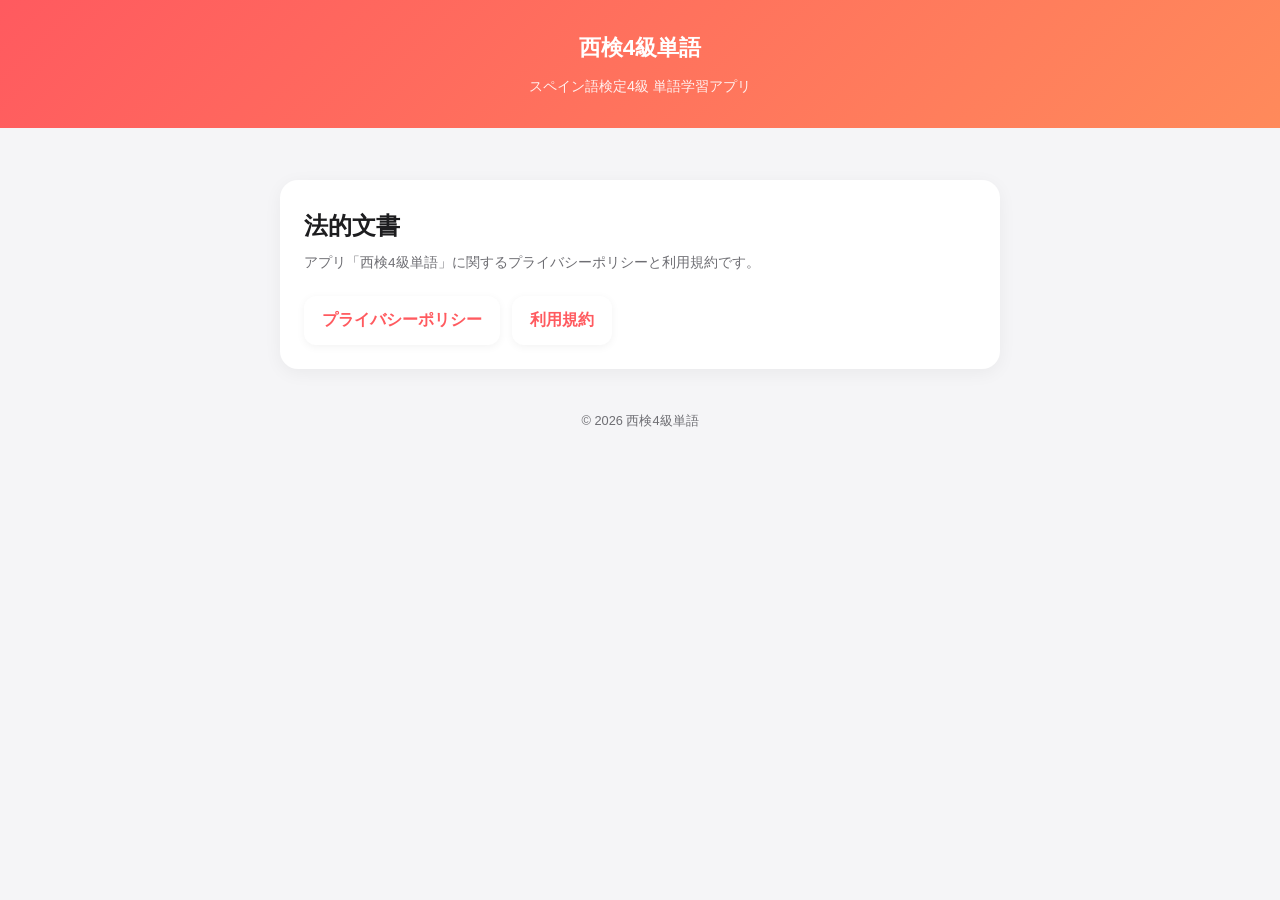
<file: index.html>
<!DOCTYPE html>
<html lang="ja">
<head>
<meta charset="UTF-8">
<meta name="viewport" content="width=device-width, initial-scale=1.0">
<meta name="robots" content="noindex">
<title>西検4級単語 — 法的文書</title>
<link rel="stylesheet" href="style.css">
</head>
<body>
<header class="site">
  <h1>西検4級単語</h1>
  <p>スペイン語検定4級 単語学習アプリ</p>
</header>
<div class="wrap">
  <div class="card">
    <h2>法的文書</h2>
    <p class="date">アプリ「西検4級単語」に関するプライバシーポリシーと利用規約です。</p>
    <div class="nav">
      <a href="privacy.html">プライバシーポリシー</a>
      <a href="terms.html">利用規約</a>
    </div>
  </div>
  <footer>© 2026 西検4級単語</footer>
</div>
</body>
</html>
</file>
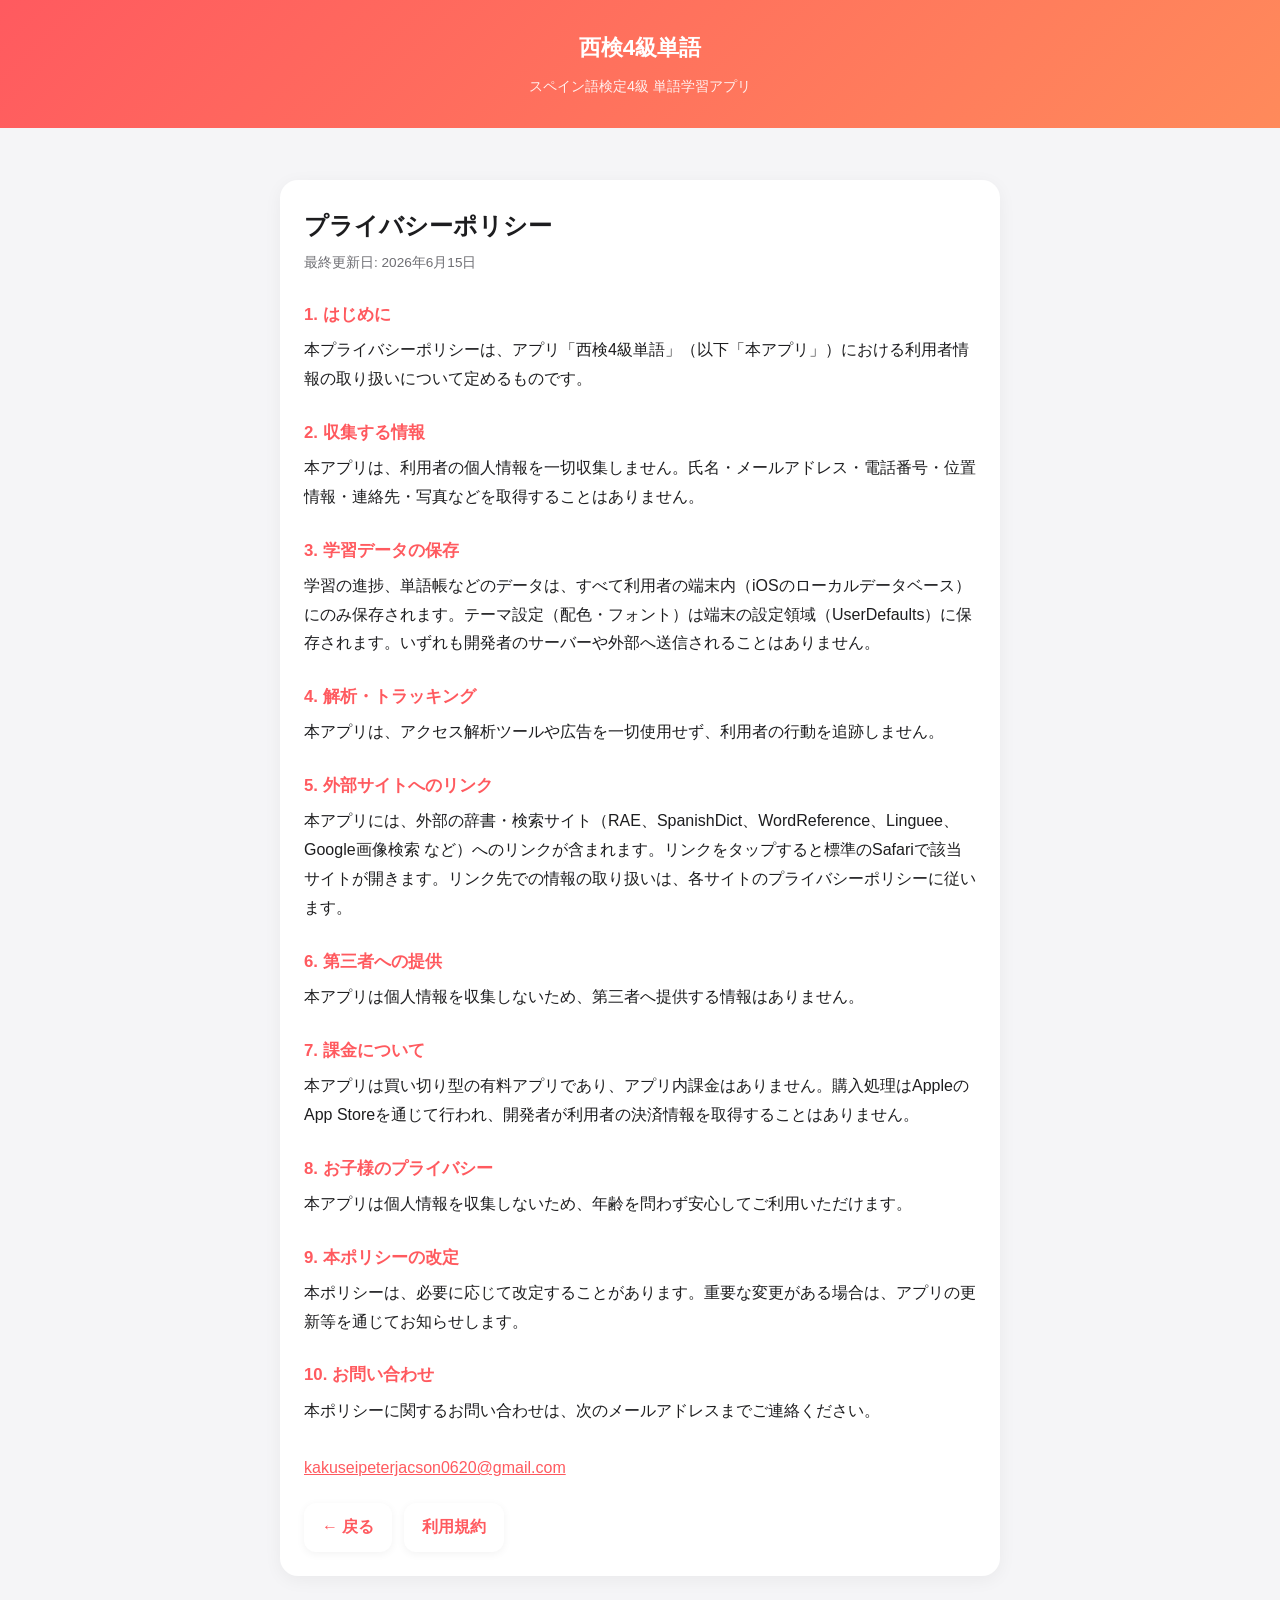
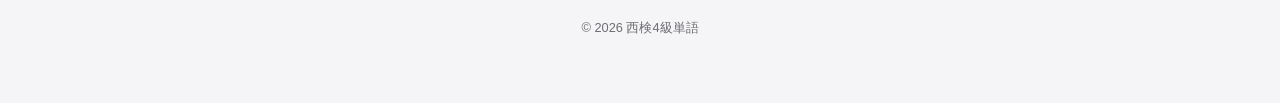
<file: privacy.html>
<!DOCTYPE html>
<html lang="ja">
<head>
<meta charset="UTF-8">
<meta name="viewport" content="width=device-width, initial-scale=1.0">
<title>プライバシーポリシー — 西検4級単語</title>
<link rel="stylesheet" href="style.css">
</head>
<body>
<header class="site">
  <h1>西検4級単語</h1>
  <p>スペイン語検定4級 単語学習アプリ</p>
</header>
<div class="wrap">
  <div class="card">
    <h2>プライバシーポリシー</h2>
    <p class="date">最終更新日: 2026年6月15日</p>

    <h3>1. はじめに</h3>
    <p>本プライバシーポリシーは、アプリ「西検4級単語」（以下「本アプリ」）における利用者情報の取り扱いについて定めるものです。</p>

    <h3>2. 収集する情報</h3>
    <p>本アプリは、利用者の個人情報を一切収集しません。氏名・メールアドレス・電話番号・位置情報・連絡先・写真などを取得することはありません。</p>

    <h3>3. 学習データの保存</h3>
    <p>学習の進捗、単語帳などのデータは、すべて利用者の端末内（iOSのローカルデータベース）にのみ保存されます。テーマ設定（配色・フォント）は端末の設定領域（UserDefaults）に保存されます。いずれも開発者のサーバーや外部へ送信されることはありません。</p>

    <h3>4. 解析・トラッキング</h3>
    <p>本アプリは、アクセス解析ツールや広告を一切使用せず、利用者の行動を追跡しません。</p>

    <h3>5. 外部サイトへのリンク</h3>
    <p>本アプリには、外部の辞書・検索サイト（RAE、SpanishDict、WordReference、Linguee、Google画像検索 など）へのリンクが含まれます。リンクをタップすると標準のSafariで該当サイトが開きます。リンク先での情報の取り扱いは、各サイトのプライバシーポリシーに従います。</p>

    <h3>6. 第三者への提供</h3>
    <p>本アプリは個人情報を収集しないため、第三者へ提供する情報はありません。</p>

    <h3>7. 課金について</h3>
    <p>本アプリは買い切り型の有料アプリであり、アプリ内課金はありません。購入処理はAppleのApp Storeを通じて行われ、開発者が利用者の決済情報を取得することはありません。</p>

    <h3>8. お子様のプライバシー</h3>
    <p>本アプリは個人情報を収集しないため、年齢を問わず安心してご利用いただけます。</p>

    <h3>9. 本ポリシーの改定</h3>
    <p>本ポリシーは、必要に応じて改定することがあります。重要な変更がある場合は、アプリの更新等を通じてお知らせします。</p>

    <h3>10. お問い合わせ</h3>
    <p>本ポリシーに関するお問い合わせは、次のメールアドレスまでご連絡ください。<br>
    <a href="mailto:kakuseipeterjacson0620@gmail.com">kakuseipeterjacson0620@gmail.com</a></p>

    <div class="nav">
      <a href="index.html">← 戻る</a>
      <a href="terms.html">利用規約</a>
    </div>
  </div>
  <footer>© 2026 西検4級単語</footer>
</div>
</body>
</html>
</file>
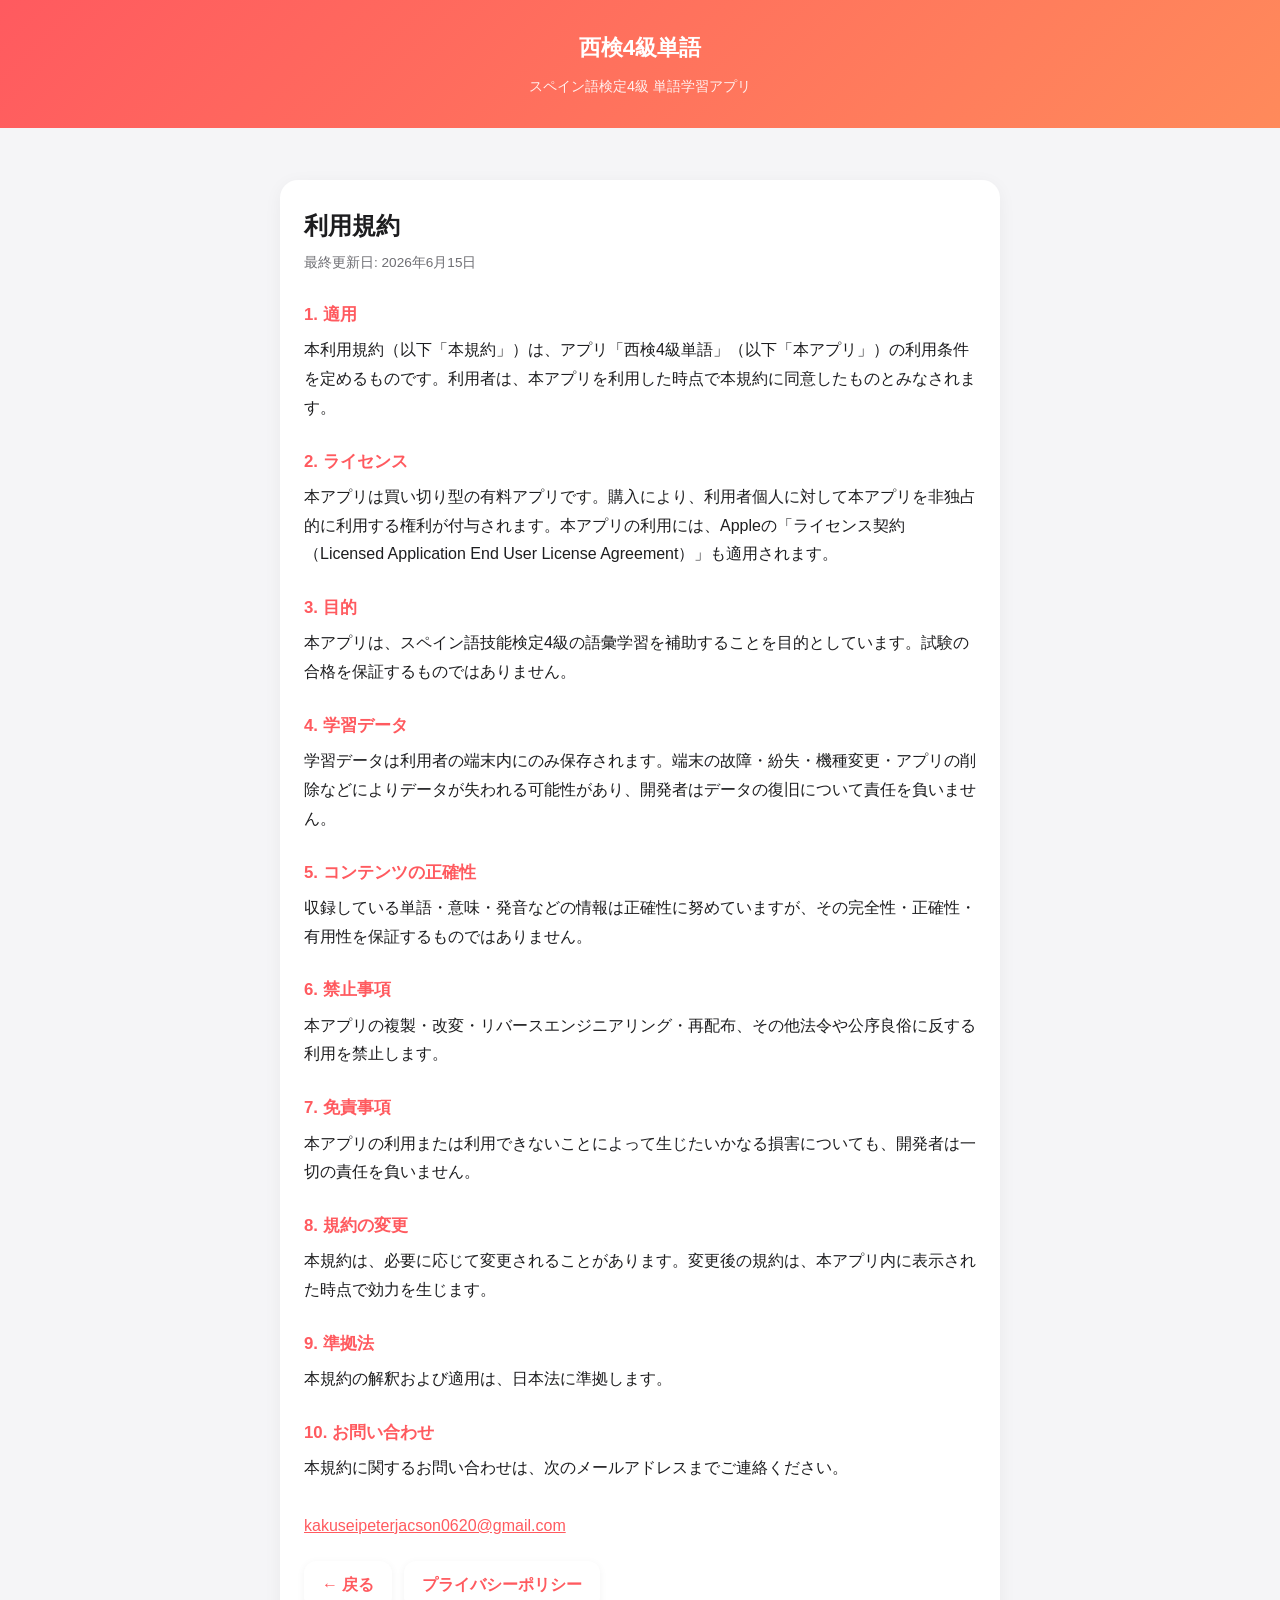
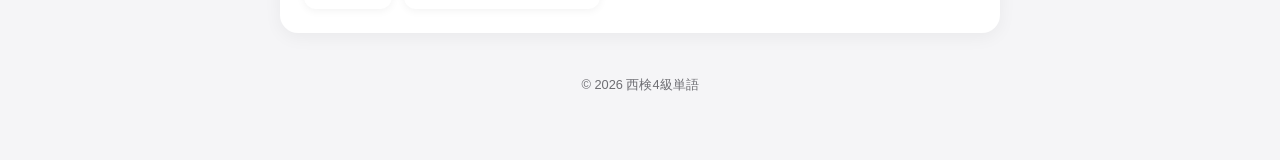
<file: terms.html>
<!DOCTYPE html>
<html lang="ja">
<head>
<meta charset="UTF-8">
<meta name="viewport" content="width=device-width, initial-scale=1.0">
<title>利用規約 — 西検4級単語</title>
<link rel="stylesheet" href="style.css">
</head>
<body>
<header class="site">
  <h1>西検4級単語</h1>
  <p>スペイン語検定4級 単語学習アプリ</p>
</header>
<div class="wrap">
  <div class="card">
    <h2>利用規約</h2>
    <p class="date">最終更新日: 2026年6月15日</p>

    <h3>1. 適用</h3>
    <p>本利用規約（以下「本規約」）は、アプリ「西検4級単語」（以下「本アプリ」）の利用条件を定めるものです。利用者は、本アプリを利用した時点で本規約に同意したものとみなされます。</p>

    <h3>2. ライセンス</h3>
    <p>本アプリは買い切り型の有料アプリです。購入により、利用者個人に対して本アプリを非独占的に利用する権利が付与されます。本アプリの利用には、Appleの「ライセンス契約（Licensed Application End User License Agreement）」も適用されます。</p>

    <h3>3. 目的</h3>
    <p>本アプリは、スペイン語技能検定4級の語彙学習を補助することを目的としています。試験の合格を保証するものではありません。</p>

    <h3>4. 学習データ</h3>
    <p>学習データは利用者の端末内にのみ保存されます。端末の故障・紛失・機種変更・アプリの削除などによりデータが失われる可能性があり、開発者はデータの復旧について責任を負いません。</p>

    <h3>5. コンテンツの正確性</h3>
    <p>収録している単語・意味・発音などの情報は正確性に努めていますが、その完全性・正確性・有用性を保証するものではありません。</p>

    <h3>6. 禁止事項</h3>
    <p>本アプリの複製・改変・リバースエンジニアリング・再配布、その他法令や公序良俗に反する利用を禁止します。</p>

    <h3>7. 免責事項</h3>
    <p>本アプリの利用または利用できないことによって生じたいかなる損害についても、開発者は一切の責任を負いません。</p>

    <h3>8. 規約の変更</h3>
    <p>本規約は、必要に応じて変更されることがあります。変更後の規約は、本アプリ内に表示された時点で効力を生じます。</p>

    <h3>9. 準拠法</h3>
    <p>本規約の解釈および適用は、日本法に準拠します。</p>

    <h3>10. お問い合わせ</h3>
    <p>本規約に関するお問い合わせは、次のメールアドレスまでご連絡ください。<br>
    <a href="mailto:kakuseipeterjacson0620@gmail.com">kakuseipeterjacson0620@gmail.com</a></p>

    <div class="nav">
      <a href="index.html">← 戻る</a>
      <a href="privacy.html">プライバシーポリシー</a>
    </div>
  </div>
  <footer>© 2026 西検4級単語</footer>
</div>
</body>
</html>
</file>
<file: style.css>
:root {
  --accent: #FF5A5F;
  --bg: #f5f5f7;
  --card: #ffffff;
  --text: #1d1d1f;
  --muted: #6e6e73;
}
* { box-sizing: border-box; }
body {
  margin: 0;
  font-family: -apple-system, BlinkMacSystemFont, "Hiragino Sans", "Helvetica Neue", Arial, sans-serif;
  background: var(--bg);
  color: var(--text);
  line-height: 1.8;
  -webkit-text-size-adjust: 100%;
}
.wrap { max-width: 760px; margin: 0 auto; padding: 32px 20px 64px; }
header.site {
  background: linear-gradient(135deg, #FF5A5F, #FF8A5B);
  color: #fff; padding: 28px 20px; text-align: center;
}
header.site h1 { margin: 0; font-size: 1.4rem; }
header.site p { margin: 6px 0 0; opacity: .9; font-size: .9rem; }
.card {
  background: var(--card); border-radius: 18px; padding: 24px;
  box-shadow: 0 4px 18px rgba(0,0,0,.05); margin-top: 20px;
}
h2 { font-size: 1.5rem; margin: 0 0 4px; }
.date { color: var(--muted); font-size: .85rem; margin: 0 0 8px; }
h3 { color: var(--accent); font-size: 1.05rem; margin: 24px 0 6px; }
p { margin: 0 0 4px; white-space: pre-line; }
a { color: var(--accent); }
.nav { margin-top: 20px; display: flex; gap: 12px; flex-wrap: wrap; }
.nav a {
  display: inline-block; padding: 10px 18px; background: var(--card);
  border-radius: 12px; text-decoration: none; font-weight: 600;
  box-shadow: 0 2px 8px rgba(0,0,0,.05);
}
footer { text-align: center; color: var(--muted); font-size: .8rem; margin-top: 40px; }
</file>
